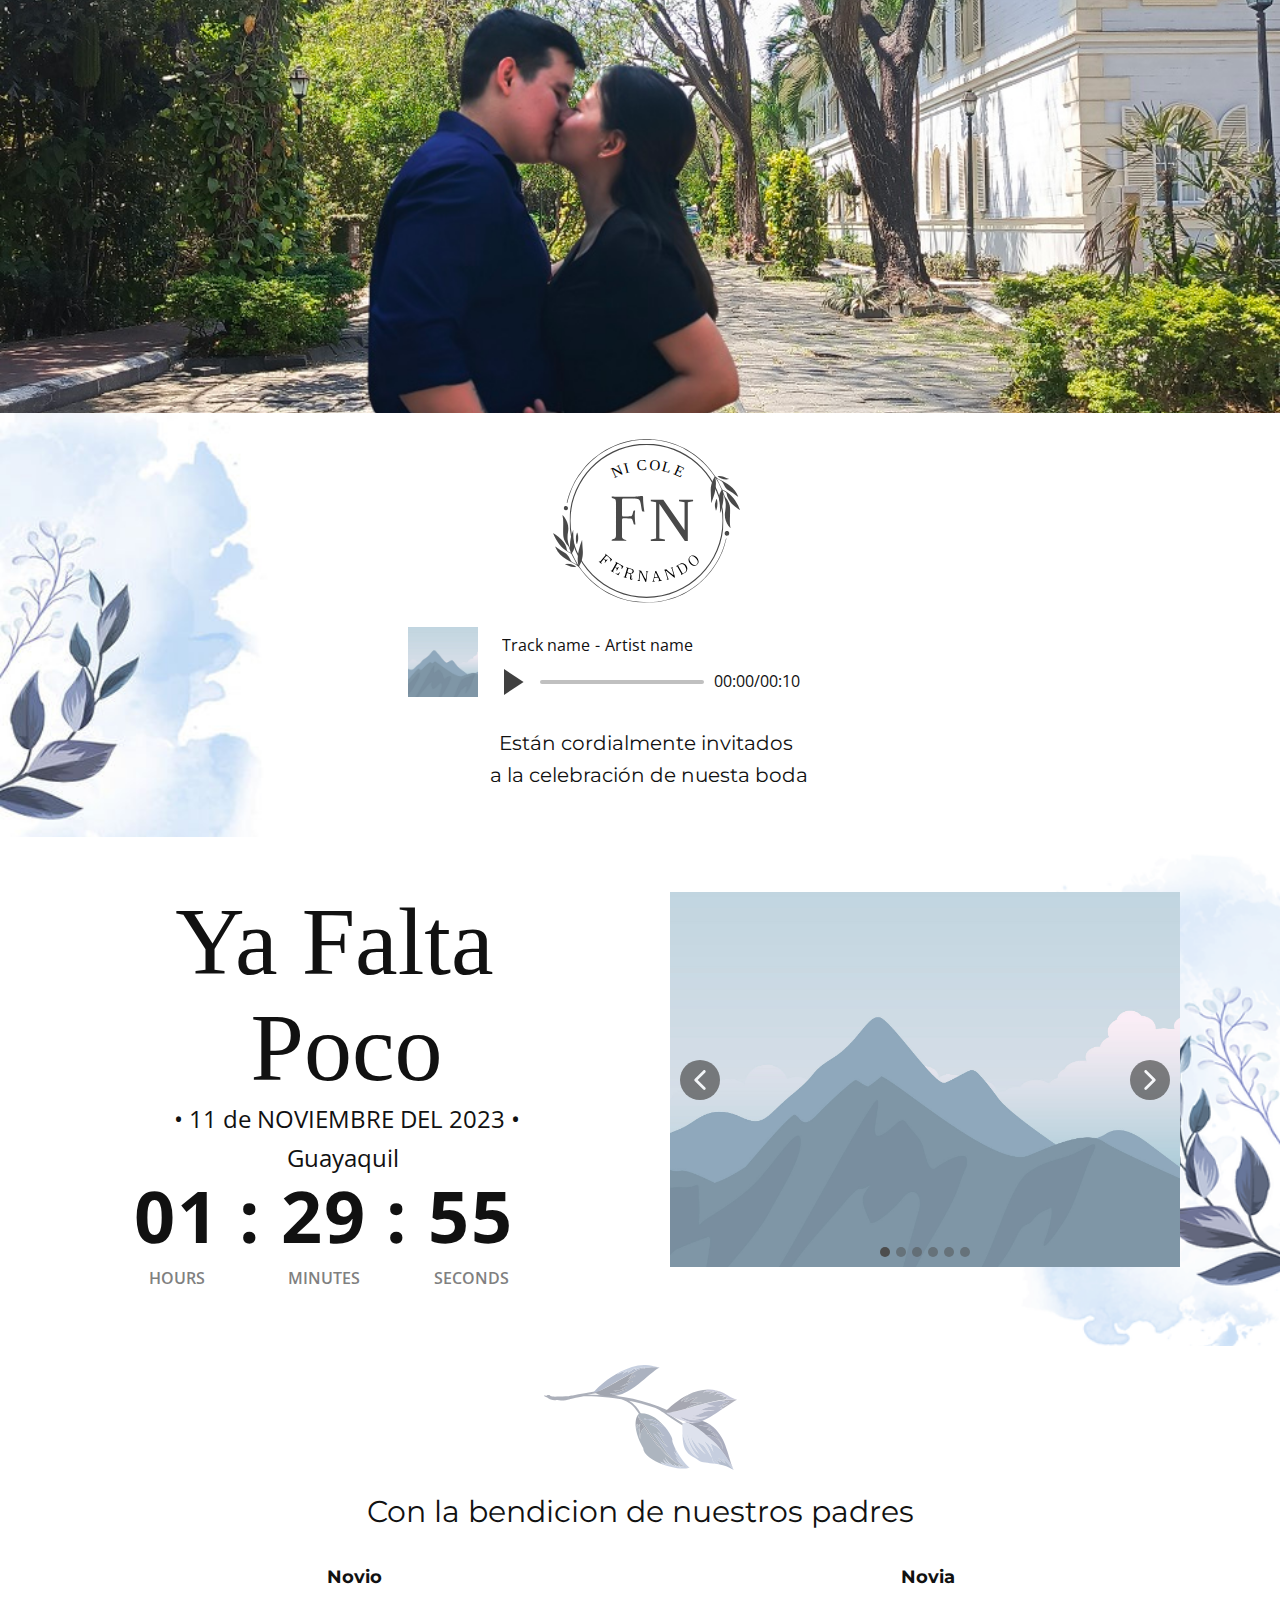
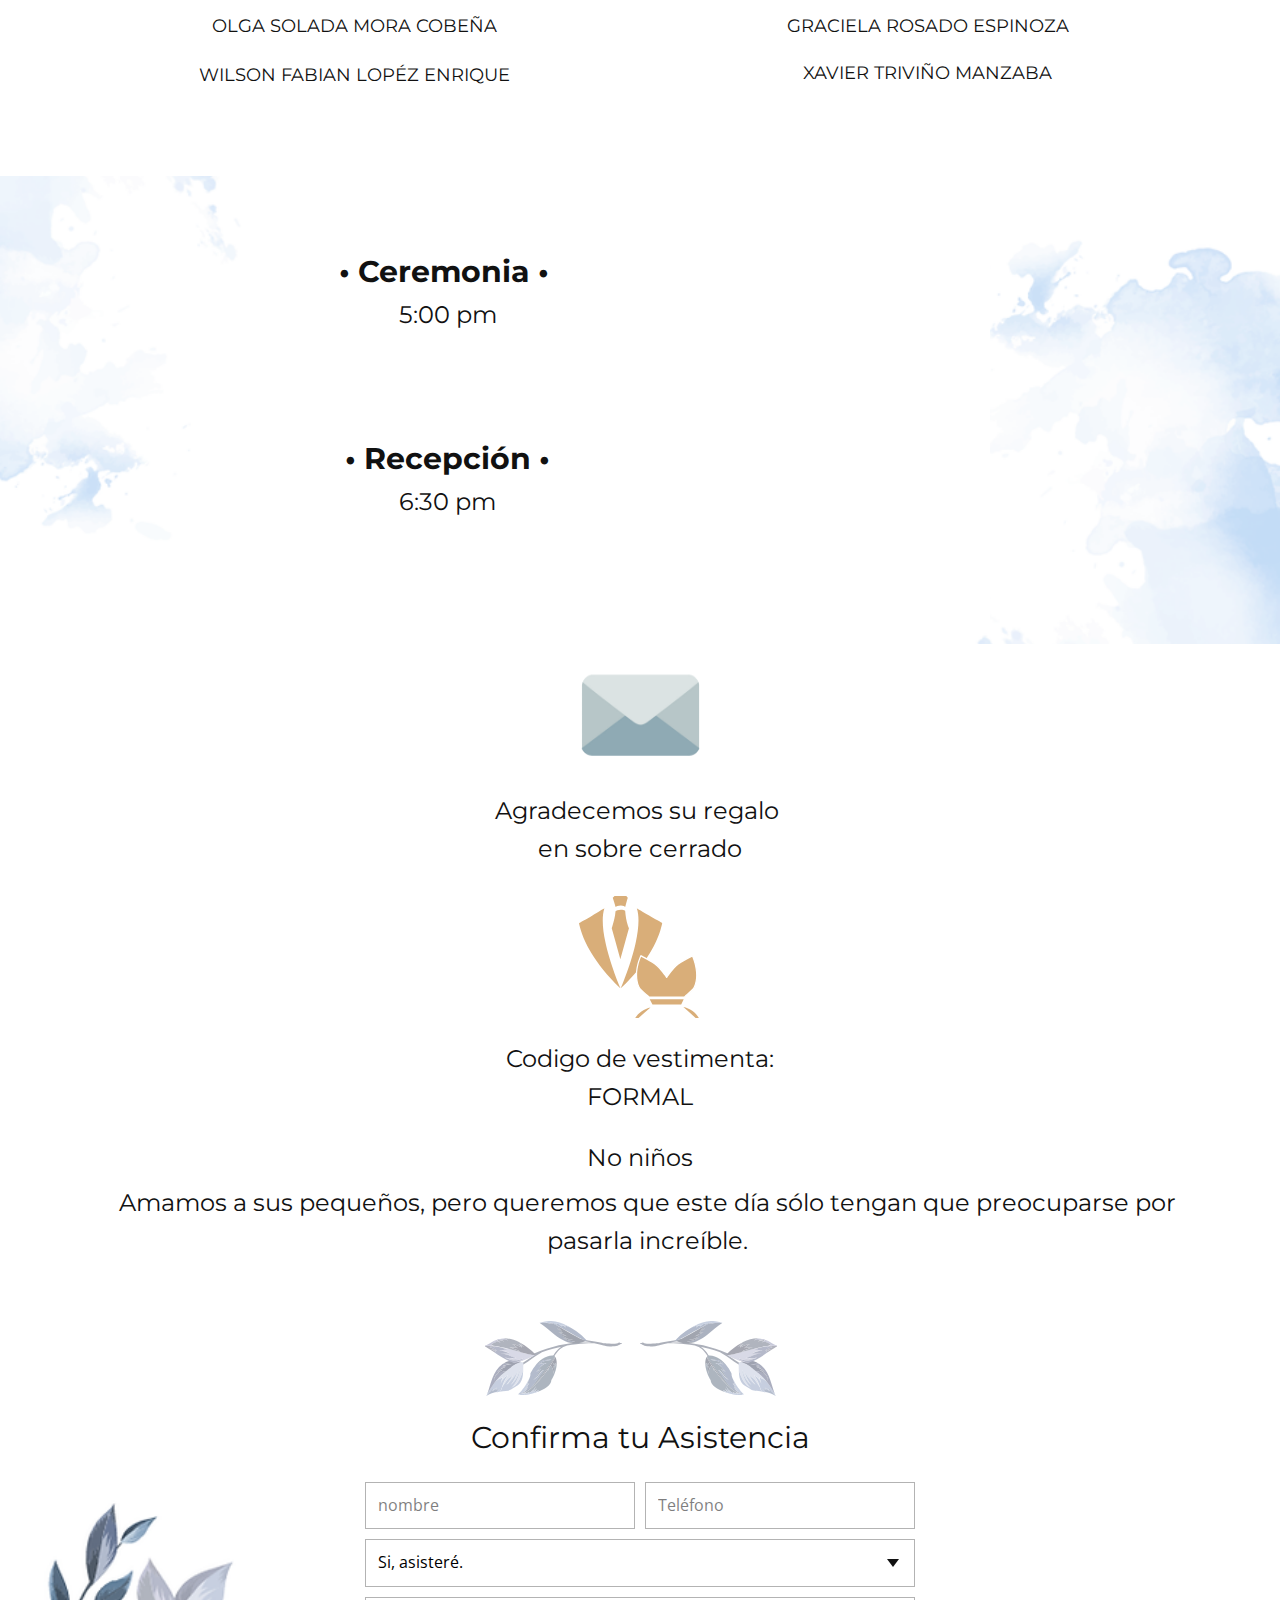
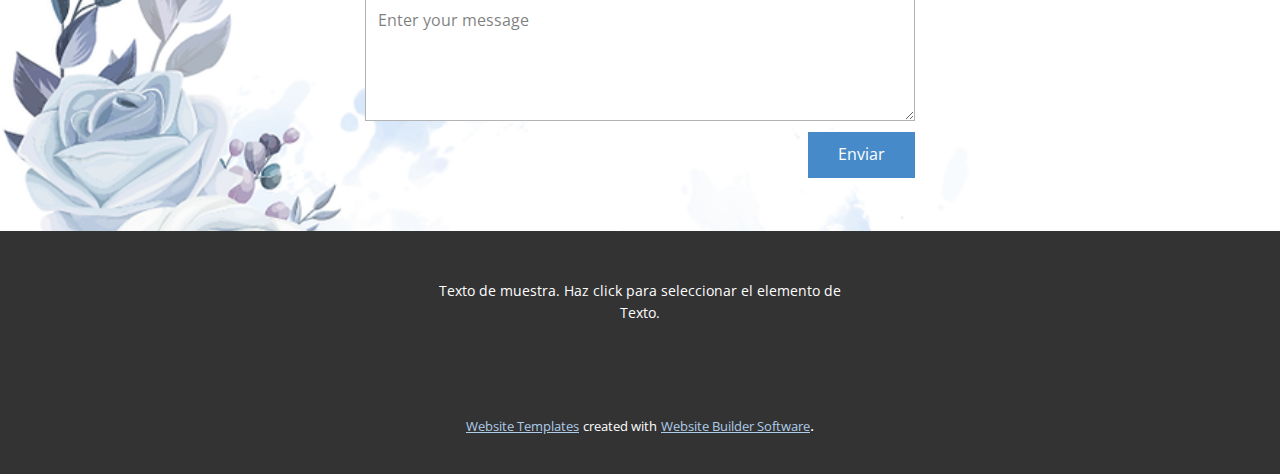
<file: Casa.html>
<!DOCTYPE html>
<html style="font-size: 16px;" lang="es"><head>
    <meta name="viewport" content="width=device-width, initial-scale=1.0">
    <meta charset="utf-8">
    <meta name="keywords" content="Ya Falta&nbsp;Poco">
    <meta name="description" content="">
    <title>Casa</title>
    <link rel="stylesheet" href="nicepage.css" media="screen">
<link rel="stylesheet" href="Casa.css" media="screen">
    <script class="u-script" type="text/javascript" src="jquery.js" defer=""></script>
    <script class="u-script" type="text/javascript" src="nicepage.js" defer=""></script>
    <meta name="generator" content="Nicepage 5.14.1, nicepage.com">
    <meta name="referrer" content="origin">
    <link id="u-theme-google-font" rel="stylesheet" href="https://fonts.googleapis.com/css?family=Roboto:100,100i,300,300i,400,400i,500,500i,700,700i,900,900i|Open+Sans:300,300i,400,400i,500,500i,600,600i,700,700i,800,800i">
    <link id="u-page-google-font" rel="stylesheet" href="https://fonts.googleapis.com/css?family=Montserrat:100,100i,200,200i,300,300i,400,400i,500,500i,600,600i,700,700i,800,800i,900,900i|Lobster:400">
    
    
    
    
    
    
    
    
    
    <script type="application/ld+json">{
		"@context": "http://schema.org",
		"@type": "Organization",
		"name": ""
}</script>
    <meta name="theme-color" content="#478ac9">
    <meta property="og:title" content="Casa">
    <meta property="og:type" content="website">
  <meta data-intl-tel-input-cdn-path="intlTelInput/"></head>
  <body class="u-body u-xl-mode" data-lang="es">
    <section class="u-clearfix u-image u-section-1" id="carousel_07e9" data-image-width="980" data-image-height="421">
      <div class="u-clearfix u-sheet u-valign-top u-sheet-1"></div>
    </section>
    <section class="u-clearfix u-image u-section-2" id="carousel_ec92" data-image-width="980" data-image-height="422">
      <div class="u-clearfix u-sheet u-sheet-1">
        <img class="u-align-center-lg u-align-center-md u-align-center-sm u-align-center-xs u-image u-image-1" src="images/Sinttulo-1.svg" data-image-width="794" data-image-height="1123">
        <div class="u-align-center u-audio u-container-style u-audio-1">
          <div class="u-audio-main-layout-wrapper">
            <div class="u-audio-cover-layout">
              <div style="background-image:url('[data-uri]')" class="u-audio-cover" data-hook="cover"></div>
            </div>
            <div class="u-audio-main-layout">
              <div class="u-audio-upper-layout">
                <div class="player-track-meta">
                  <span class="track-name">Track name</span>
                  <span class="artist-name">Artist name</span>
                </div>
              </div>
              <div class="u-audio-lower-layout">
                <div class="player-controls">
                  <div class="u-play-layout u-text-grey-75">
                    <button class="player-play-btn" role="button" data-playing="false">
                      <div class="player-icon-play">
                        <svg xmlns="http://www.w3.org/2000/svg" width="24" height="24" viewBox="0 0 24 24" fill="currentColor"><polygon class="icon-play" points="19.05 12 6 3.36 6 20.64 19.05 12"></polygon><rect class="icon-container" width="24" height="24"></rect></svg>
                      </div>
                      <div class="player-icon-pause u-hidden">
                        <svg xmlns="http://www.w3.org/2000/svg" width="24" height="24" viewBox="0 0 24 24" fill="currentColor"><g><rect class="icon-pause" x="6" y="3.26" width="4" height="17.48"></rect><rect class="icon-pause" x="14" y="3.26" width="4" height="17.48"></rect>
</g><rect class="icon-container" width="24" height="24"></rect></svg>
                      </div>
                    </button>
                  </div>
                  <div class="player-timeline">
                    <div class="u-grey-25 u-player-progress">
                      <div class="u-grey-75 u-player-progress-filled" style="flex-basis:30%"></div>
                    </div>
                    <div class="player-time">
                      <span class="player-time-current">00:00</span>/ <span class="player-time-duration">00:10</span>
                    </div>
                  </div>
                </div>
              </div>
            </div>
          </div>
          <audio src="" crossorigin="anonymous" preload="metadata"></audio>
        </div>
        <p class="u-align-center u-custom-font u-font-montserrat u-text u-text-1">Están cordialmente invitados&nbsp;<br>a la celebración de nuesta boda
        </p>
      </div>
    </section>
    <section class="u-align-center u-clearfix u-image u-section-3" id="sec-ccbc" data-image-width="980" data-image-height="627">
      <div class="u-clearfix u-sheet u-valign-middle-md u-valign-middle-sm u-valign-middle-xs u-sheet-1">
        <div class="u-clearfix u-expanded-width u-layout-wrap u-layout-wrap-1">
          <div class="u-layout">
            <div class="u-layout-row">
              <div class="u-container-style u-layout-cell u-size-30 u-layout-cell-1">
                <div class="u-container-layout u-container-layout-1">
                  <h2 class="u-align-center-sm u-align-center-xs u-custom-font u-font-lobster u-text u-text-1"> Ya Falta&nbsp;<br>Poco
                  </h2>
                  <p class="u-align-center-sm u-align-center-xs u-large-text u-text u-text-variant u-text-2">• 11 de NOVIEMBRE DEL 2023&nbsp;•</p>
                  <p class="u-align-center-sm u-align-center-xs u-large-text u-text u-text-variant u-text-3">Guayaquil</p>
                  <div class="u-countdown u-countdown-1" data-target-date="Thu, 16 Dec 2021 13:41:00 GMT" data-type="to-date" data-for="per-visitor" data-time-left="90m" data-timer-id="dfea" data-target-number="100" data-direction="down" data-start-time="Fri Nov 26 2021 16:40:08 GMT+0300 (Москва, стандартное время)" data-frequency="10s" data-after-count="none" data-redirect-url="https://">
                    <div class="u-countdown-wrapper u-spacing-40">
                      <div class="u-countdown-item u-countdown-years u-hidden u-spacing-15 u-countdown-item-1">
                        <div class="u-countdown-counter u-spacing-2 u-countdown-counter-1"><div class="u-countdown-number">0</div><div class="u-countdown-number u-hidden">0</div></div>
                        <div class="u-countdown-label u-text-grey-50 u-countdown-label-1">Years</div>
                      </div>
                      <div class="u-countdown-separator u-hidden u-countdown-separator-1">:</div>
                      <div class="u-countdown-days u-countdown-item u-spacing-15 u-countdown-item-2">
                        <div class="u-countdown-counter u-spacing-2 u-countdown-counter-2"><div class="u-countdown-number">1</div><div class="u-countdown-number">9</div><div class="u-countdown-number u-hidden">0</div></div>
                        <div class="u-countdown-label u-text-grey-50 u-countdown-label-2">Days</div>
                      </div>
                      <div class="u-countdown-separator u-countdown-separator-2">:</div>
                      <div class="u-countdown-hours u-countdown-item u-spacing-15 u-countdown-item-3">
                        <div class="u-countdown-counter u-spacing-2 u-countdown-counter-3"><div class="u-countdown-number">2</div><div class="u-countdown-number">3</div></div>
                        <div class="u-countdown-label u-text-grey-50 u-countdown-label-3">Hours</div>
                      </div>
                      <div class="u-countdown-separator u-countdown-separator-3">:</div>
                      <div class="u-countdown-item u-countdown-minutes u-spacing-15 u-countdown-item-4">
                        <div class="u-countdown-counter u-spacing-2 u-countdown-counter-4"><div class="u-countdown-number">5</div><div class="u-countdown-number">9</div></div>
                        <div class="u-countdown-label u-text-grey-50 u-countdown-label-4">Minutes</div>
                      </div>
                      <div class="u-countdown-separator u-countdown-separator-4">:</div>
                      <div class="u-countdown-item u-countdown-seconds u-spacing-15 u-countdown-item-5">
                        <div class="u-countdown-counter u-spacing-2 u-countdown-counter-5"><div class="u-countdown-number">2</div><div class="u-countdown-number">0</div></div>
                        <div class="u-countdown-label u-text-grey-50 u-countdown-label-5">Seconds</div>
                      </div>
                      <div class="u-countdown-separator u-hidden u-countdown-separator-5">:</div>
                      <div class="u-countdown-item u-countdown-numbers u-hidden u-spacing-15 u-countdown-item-6">
                        <div class="u-countdown-counter u-spacing-2 u-countdown-counter-6"><div class="u-countdown-number">0</div><div class="u-countdown-number">0</div><div class="u-countdown-number">1</div><div class="u-countdown-number">0</div><div class="u-countdown-number">0</div></div>
                        <div class="u-countdown-label u-text-grey-50 u-countdown-label-6">Items</div>
                      </div>
                    </div>
                    <div class="u-countdown-message u-hidden">
                      <p>Sorry, the time is up.</p>
                    </div>
                  </div>
                </div>
              </div>
              <div class="u-container-style u-layout-cell u-size-30 u-layout-cell-2">
                <div class="u-container-layout u-valign-middle-lg u-container-layout-2">
                  <div class="u-carousel u-expanded-width-md u-expanded-width-sm u-expanded-width-xl u-expanded-width-xs u-gallery u-gallery-slider u-layout-carousel u-lightbox u-no-transition u-show-text-on-hover u-gallery-1" data-interval="5000" data-u-ride="carousel" id="carousel-d067">
                    <ol class="u-absolute-hcenter u-carousel-indicators u-carousel-indicators-1">
                      <li data-u-target="#carousel-d067" data-u-slide-to="0" class="u-active u-grey-70 u-shape-circle" style="width: 10px; height: 10px;"></li>
                      <li data-u-target="#carousel-d067" data-u-slide-to="1" class="u-grey-70 u-shape-circle" style="width: 10px; height: 10px;"></li>
                      <li data-u-target="#carousel-d067" data-u-slide-to="2" class="u-grey-70 u-shape-circle" style="width: 10px; height: 10px;"></li>
                      <li data-u-target="#carousel-d067" data-u-slide-to="3" class="u-grey-70 u-shape-circle" style="width: 10px; height: 10px;"></li>
                      <li data-u-target="#carousel-d067" data-u-slide-to="4" class="u-grey-70 u-shape-circle" style="width: 10px; height: 10px;"></li>
                      <li data-u-target="#carousel-d067" data-u-slide-to="5" class="u-grey-70 u-shape-circle" style="width: 10px; height: 10px;"></li>
                    </ol>
                    <div class="u-carousel-inner u-gallery-inner" role="listbox">
                      <div class="u-active u-carousel-item u-effect-fade u-gallery-item u-carousel-item-1">
                        <div class="u-back-slide">
                          <img class="u-back-image u-expanded" src="images/default-image-6.jpg">
                        </div>
                        <div class="u-align-center u-container-align-center u-over-slide u-shading u-valign-middle u-over-slide-1">
                          <h3 class="u-align-center u-gallery-heading" style="width: 450px; margin-right: 0px; margin-left: 0px;">Título de ejemplo</h3>
                          <p class="u-align-center u-gallery-text" style="width: 450px; margin-right: 0px; margin-left: 0px;">Texto de ejemplo</p>
                        </div>
                      </div>
                      <div class="u-carousel-item u-effect-fade u-gallery-item u-carousel-item-2">
                        <div class="u-back-slide">
                          <img class="u-back-image u-expanded" src="images/default-image-6.jpg">
                        </div>
                        <div class="u-align-center u-container-align-center u-over-slide u-shading u-valign-middle u-over-slide-2">
                          <h3 class="u-align-center u-gallery-heading">Título de ejemplo</h3>
                          <p class="u-align-center u-gallery-text">Texto de ejemplo</p>
                        </div>
                      </div>
                      <div class="u-carousel-item u-effect-fade u-gallery-item u-carousel-item-3">
                        <div class="u-back-slide">
                          <img class="u-back-image u-expanded" src="images/default-image-6.jpg">
                        </div>
                        <div class="u-align-center u-container-align-center u-over-slide u-shading u-valign-middle u-over-slide-3">
                          <h3 class="u-align-center u-gallery-heading">Título de ejemplo</h3>
                          <p class="u-align-center u-gallery-text">Texto de ejemplo</p>
                        </div>
                      </div>
                      <div class="u-carousel-item u-effect-fade u-gallery-item u-carousel-item-4">
                        <div class="u-back-slide">
                          <img class="u-back-image u-expanded" src="images/default-image-6.jpg">
                        </div>
                        <div class="u-align-center u-container-align-center u-over-slide u-shading u-valign-middle u-over-slide-4">
                          <h3 class="u-align-center u-gallery-heading">Título de ejemplo</h3>
                          <p class="u-align-center u-gallery-text">Texto de ejemplo</p>
                        </div>
                      </div>
                      <div class="u-carousel-item u-effect-fade u-gallery-item u-carousel-item-5">
                        <div class="u-back-slide">
                          <img class="u-back-image u-expanded" src="images/default-image-6.jpg">
                        </div>
                        <div class="u-align-center u-container-align-center u-over-slide u-shading u-valign-middle u-over-slide-5">
                          <h3 class="u-align-center u-gallery-heading">Título de ejemplo</h3>
                          <p class="u-align-center u-gallery-text">Texto de ejemplo</p>
                        </div>
                      </div>
                      <div class="u-carousel-item u-effect-fade u-gallery-item u-carousel-item-6">
                        <div class="u-back-slide">
                          <img class="u-back-image u-expanded" src="images/default-image-6.jpg">
                        </div>
                        <div class="u-align-center u-container-align-center u-over-slide u-shading u-valign-middle u-over-slide-6">
                          <h3 class="u-align-center u-gallery-heading">Título de ejemplo</h3>
                          <p class="u-align-center u-gallery-text">Texto de ejemplo</p>
                        </div>
                      </div>
                    </div>
                    <a class="u-absolute-vcenter u-carousel-control u-carousel-control-prev u-grey-70 u-icon-circle u-opacity u-opacity-70 u-spacing-10 u-text-white u-carousel-control-1" href="#carousel-d067" role="button" data-u-slide="prev">
                      <span aria-hidden="true">
                        <svg viewBox="0 0 451.847 451.847"><path d="M97.141,225.92c0-8.095,3.091-16.192,9.259-22.366L300.689,9.27c12.359-12.359,32.397-12.359,44.751,0
c12.354,12.354,12.354,32.388,0,44.748L173.525,225.92l171.903,171.909c12.354,12.354,12.354,32.391,0,44.744
c-12.354,12.365-32.386,12.365-44.745,0l-194.29-194.281C100.226,242.115,97.141,234.018,97.141,225.92z"></path></svg>
                      </span>
                      <span class="sr-only">
                        <svg viewBox="0 0 451.847 451.847"><path d="M97.141,225.92c0-8.095,3.091-16.192,9.259-22.366L300.689,9.27c12.359-12.359,32.397-12.359,44.751,0
c12.354,12.354,12.354,32.388,0,44.748L173.525,225.92l171.903,171.909c12.354,12.354,12.354,32.391,0,44.744
c-12.354,12.365-32.386,12.365-44.745,0l-194.29-194.281C100.226,242.115,97.141,234.018,97.141,225.92z"></path></svg>
                      </span>
                    </a>
                    <a class="u-absolute-vcenter u-carousel-control u-carousel-control-next u-grey-70 u-icon-circle u-opacity u-opacity-70 u-spacing-10 u-text-white u-carousel-control-2" href="#carousel-d067" role="button" data-u-slide="next">
                      <span aria-hidden="true">
                        <svg viewBox="0 0 451.846 451.847"><path d="M345.441,248.292L151.154,442.573c-12.359,12.365-32.397,12.365-44.75,0c-12.354-12.354-12.354-32.391,0-44.744
L278.318,225.92L106.409,54.017c-12.354-12.359-12.354-32.394,0-44.748c12.354-12.359,32.391-12.359,44.75,0l194.287,194.284
c6.177,6.18,9.262,14.271,9.262,22.366C354.708,234.018,351.617,242.115,345.441,248.292z"></path></svg>
                      </span>
                      <span class="sr-only">
                        <svg viewBox="0 0 451.846 451.847"><path d="M345.441,248.292L151.154,442.573c-12.359,12.365-32.397,12.365-44.75,0c-12.354-12.354-12.354-32.391,0-44.744
L278.318,225.92L106.409,54.017c-12.354-12.359-12.354-32.394,0-44.748c12.354-12.359,32.391-12.359,44.75,0l194.287,194.284
c6.177,6.18,9.262,14.271,9.262,22.366C354.708,234.018,351.617,242.115,345.441,248.292z"></path></svg>
                      </span>
                    </a>
                  </div>
                </div>
              </div>
            </div>
          </div>
        </div>
      </div>
    </section>
    <section class="u-clearfix u-white u-section-4" id="sec-4d42">
      <div class="u-clearfix u-sheet u-valign-middle-xs u-sheet-1">
        <img class="u-image u-image-default u-image-1" src="images/Nuevodocumentodetexto3.svg" alt="" data-image-width="276" data-image-height="150">
        <p class="u-align-center u-custom-font u-font-montserrat u-text u-text-default u-text-1">Con la bendicion de nuestros padres</p>
        <div class="u-clearfix u-expanded-width u-gutter-10 u-layout-wrap u-layout-wrap-1">
          <div class="u-layout" style="">
            <div class="u-layout-row" style="">
              <div class="u-container-style u-layout-cell u-left-cell u-size-30 u-size-xs-60 u-layout-cell-1" src="">
                <div class="u-container-layout u-container-layout-1">
                  <p class="u-align-center u-custom-font u-font-montserrat u-text u-text-default u-text-2">Novio</p>
                  <p class="u-align-center u-custom-font u-font-montserrat u-text u-text-default u-text-3"> OLGA SOLADA MORA COBEÑA</p>
                  <p class="u-align-center u-custom-font u-font-montserrat u-text u-text-default u-text-4"> WILSON FABIAN LOPÉZ ENRIQUE</p>
                </div>
              </div>
              <div class="u-align-center u-container-style u-layout-cell u-right-cell u-size-30 u-size-xs-60 u-layout-cell-2" src="">
                <div class="u-container-layout u-container-layout-2" src="">
                  <p class="u-align-center u-custom-font u-font-montserrat u-text u-text-default u-text-5">Novia</p>
                  <p class="u-align-center u-custom-font u-font-montserrat u-text u-text-default u-text-6"> GRACIELA ROSADO ESPINOZA</p>
                  <p class="u-align-center u-custom-font u-font-montserrat u-text u-text-default u-text-7"> XAVIER TRIVIÑO MANZABA</p>
                </div>
              </div>
            </div>
          </div>
        </div>
      </div>
    </section>
    <section class="u-clearfix u-image u-section-5" id="carousel_6c81" data-image-width="980" data-image-height="833">
      <div class="u-clearfix u-sheet u-valign-middle-lg u-valign-middle-md u-valign-middle-xl u-sheet-1">
        <div class="u-clearfix u-layout-wrap u-layout-wrap-1">
          <div class="u-layout">
            <div class="u-layout-row">
              <div class="u-container-style u-layout-cell u-size-30 u-layout-cell-1">
                <div class="u-container-layout u-valign-bottom-lg u-valign-bottom-md u-valign-bottom-sm u-valign-bottom-xs u-container-layout-1">
                  <p class="u-align-center-sm u-align-center-xs u-custom-font u-font-montserrat u-text u-text-default u-text-1"> • Ceremonia&nbsp;• </p>
                  <p class="u-align-center-sm u-align-center-xs u-custom-font u-font-montserrat u-text u-text-default u-text-2"> 5:00 pm</p>
                  <p class="u-align-center-sm u-align-center-xs u-custom-font u-font-montserrat u-text u-text-default u-text-3"> • Recepción • </p>
                  <p class="u-custom-font u-font-montserrat u-text u-text-4"> 6:30 pm</p>
                </div>
              </div>
              <div class="u-container-style u-layout-cell u-size-30 u-layout-cell-2">
                <div class="u-container-layout u-valign-middle u-container-layout-2">
                  <div class="u-grey-light-2 u-map u-map-1">
                    <div class="embed-responsive">
                      <iframe class="embed-responsive-item" src="https://maps.google.com/maps?output=embed&amp;q=Manhattan%2C%20New%20York&amp;z=10&amp;t=m" data-map="[base64]"></iframe>
                    </div>
                  </div>
                </div>
              </div>
            </div>
          </div>
        </div>
      </div>
    </section>
    <section class="u-clearfix u-section-6" id="sec-293f">
      <div class="u-clearfix u-sheet u-sheet-1">
        <img class="u-align-center u-image u-image-contain u-image-default u-image-1" src="images/descarga-2023-08-06T175234.1101.png" alt="" data-image-width="900" data-image-height="520">
        <p class="u-align-center u-custom-font u-font-montserrat u-text u-text-default u-text-1">Agradecemos su regalo&nbsp;<br>en sobre cerrado
        </p>
        <img class="u-align-center-md u-align-center-sm u-align-center-xs u-image u-image-default u-preserve-proportions u-image-2" alt="" data-image-width="136" data-image-height="150" src="images/Nuevodocumentodetexto4.svg">
        <p class="u-align-center u-custom-font u-font-montserrat u-text u-text-default u-text-2">Codigo de vestimenta:</p>
        <p class="u-align-center u-custom-font u-font-montserrat u-text u-text-default u-text-3">FORMAL</p>
        <p class="u-align-center u-custom-font u-font-montserrat u-text u-text-default u-text-4">No niños</p>
        <p class="u-align-center u-custom-font u-font-montserrat u-text u-text-default u-text-5"> Amamos a sus pequeños, pero queremos que este día sólo tengan que preocuparse por pasarla increíble.</p>
      </div>
    </section>
    <section class="u-align-center u-clearfix u-image u-section-7" id="sec-9fb2" data-image-width="882" data-image-height="756">
      <div class="u-clearfix u-sheet u-sheet-1">
        <img class="u-align-left-lg u-align-left-md u-align-left-sm u-align-left-xs u-image u-image-default u-image-1" src="images/Nuevodocumentodetexto5.svg" alt="" data-image-width="276" data-image-height="150">
        <img class="u-align-right-lg u-align-right-md u-align-right-sm u-align-right-xs u-flip-horizontal u-image u-image-default u-image-2" src="images/Nuevodocumentodetexto5.svg" alt="" data-image-width="276" data-image-height="150">
        <p class="u-custom-font u-font-montserrat u-text u-text-default u-text-1">Confirma tu Asistencia</p>
        <div class="u-form u-form-1">
          <form action="https://forms.nicepagesrv.com/v2/form/process" class="u-clearfix u-form-spacing-10 u-form-vertical u-inner-form" style="padding: 10px" source="email" name="form">
            <div class="u-form-group u-form-name u-form-partition-factor-2 u-label-none">
              <label for="name-3b9a" class="u-label">Name</label>
              <input type="text" placeholder="nombre" id="name-3b9a" name="name" class="u-input u-input-rectangle" required="">
            </div>
            <div class="u-form-email u-form-group u-form-partition-factor-2 u-label-none">
              <label for="email-3b9a" class="u-label">Email</label>
              <input type="email" placeholder="Teléfono" id="email-3b9a" name="email" class="u-input u-input-rectangle" required="">
            </div>
            <div class="u-form-group u-form-select u-label-none u-form-group-3">
              <label for="select-2729" class="u-label">Desplegable</label>
              <div class="u-form-select-wrapper">
                <select id="select-2729" name="select" class="u-input u-input-rectangle">
                  <option value="Si, asisteré." data-calc="">Si, asisteré.</option>
                  <option value="No podré asistir." data-calc="">No podré asistir.</option>
                </select>
                <svg class="u-caret u-caret-svg" version="1.1" id="Layer_1" xmlns="http://www.w3.org/2000/svg" xmlns:xlink="http://www.w3.org/1999/xlink" x="0px" y="0px" width="16px" height="16px" viewBox="0 0 16 16" style="fill:currentColor;" xml:space="preserve"><polygon class="st0" points="8,12 2,4 14,4 "></polygon></svg>
              </div>
            </div>
            <div class="u-form-group u-form-message u-label-none">
              <label for="message-3b9a" class="u-label">Message</label>
              <textarea placeholder="Enter your message" rows="4" cols="50" id="message-3b9a" name="message" class="u-input u-input-rectangle" required=""></textarea>
            </div>
            <div class="u-align-right u-form-group u-form-submit">
              <a href="#" class="u-btn u-btn-submit u-button-style">Enviar</a>
              <input type="submit" value="submit" class="u-form-control-hidden">
            </div>
            <div class="u-form-send-message u-form-send-success"> Thank you! Your message has been sent. </div>
            <div class="u-form-send-error u-form-send-message"> Unable to send your message. Please fix errors then try again. </div>
            <input type="hidden" value="" name="recaptchaResponse">
            <input type="hidden" name="formServices" value="17566f3a-0a86-2ad4-e6f2-eeadb98fe10b">
          </form>
        </div>
      </div>
    </section>
    
    
    
    <footer class="u-align-center u-clearfix u-footer u-grey-80 u-footer" id="sec-2f7d"><div class="u-clearfix u-sheet u-sheet-1">
        <p class="u-small-text u-text u-text-variant u-text-1">Texto de muestra. Haz click para seleccionar el elemento de Texto.</p>
      </div></footer>
    <section class="u-backlink u-clearfix u-grey-80">
      <a class="u-link" href="https://nicepage.com/website-templates" target="_blank">
        <span>Website Templates</span>
      </a>
      <p class="u-text">
        <span>created with</span>
      </p>
      <a class="u-link" href="" target="_blank">
        <span>Website Builder Software</span>
      </a>. 
    </section>
  
</body></html>
</file>
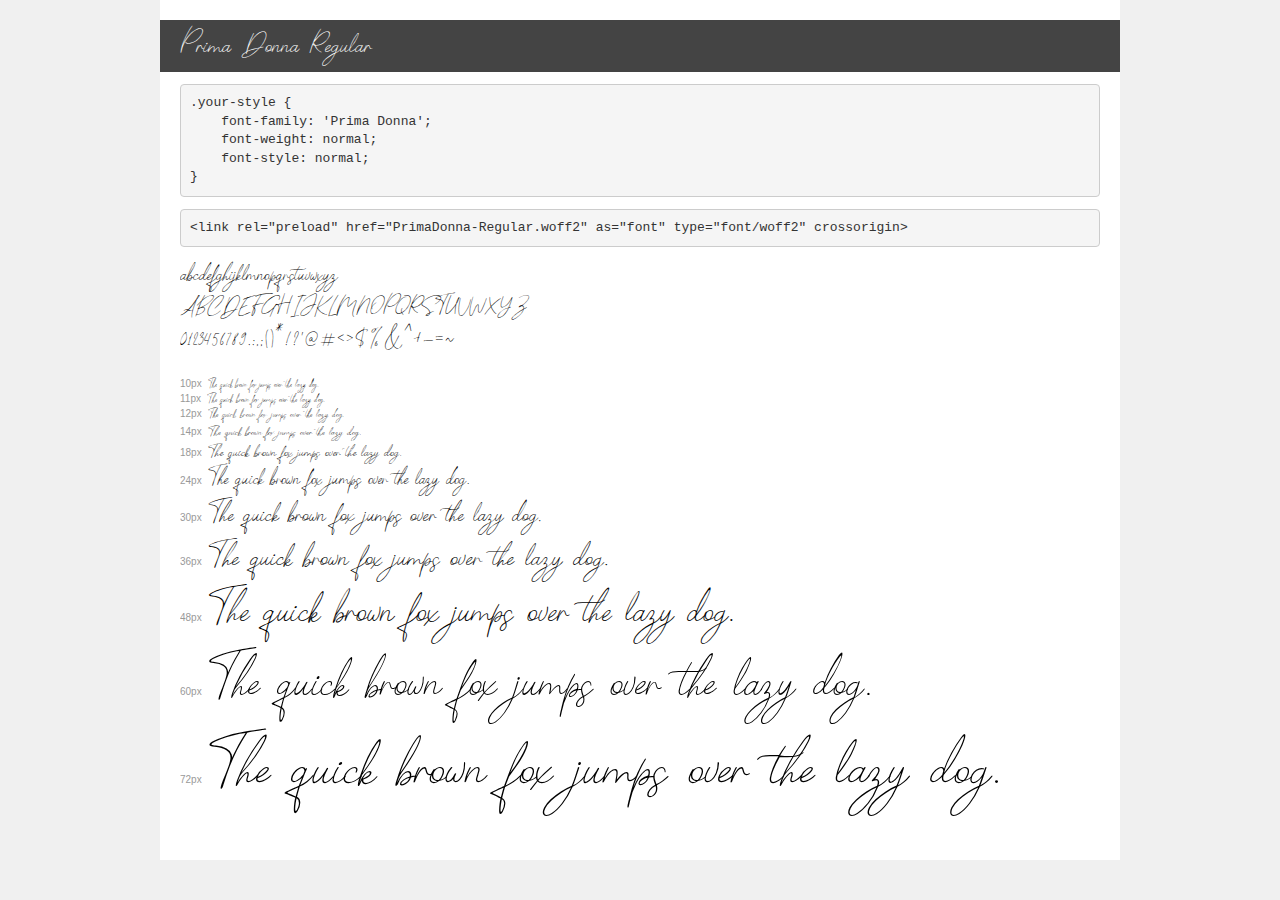
<file: tff/demo.html>
<!DOCTYPE html>
<html lang="en">
<head>
    <meta charset="utf-8">
    <meta http-equiv="X-UA-Compatible" content="IE=edge">
    <meta name="viewport" content="width=device-width, initial-scale=1">
    <meta name="robots" content="noindex, noarchive">
    <meta name="format-detection" content="telephone=no">
    <title>Transfonter demo</title>
    <link href="stylesheet.css" rel="stylesheet">
    <style>
        /*
        http://meyerweb.com/eric/tools/css/reset/
        v2.0 | 20110126
        License: none (public domain)
        */
        html, body, div, span, applet, object, iframe,
        h1, h2, h3, h4, h5, h6, p, blockquote, pre,
        a, abbr, acronym, address, big, cite, code,
        del, dfn, em, img, ins, kbd, q, s, samp,
        small, strike, strong, sub, sup, tt, var,
        b, u, i, center,
        dl, dt, dd, ol, ul, li,
        fieldset, form, label, legend,
        table, caption, tbody, tfoot, thead, tr, th, td,
        article, aside, canvas, details, embed,
        figure, figcaption, footer, header, hgroup,
        menu, nav, output, ruby, section, summary,
        time, mark, audio, video {
            margin: 0;
            padding: 0;
            border: 0;
            font-size: 100%;
            font: inherit;
            vertical-align: baseline;
        }
        /* HTML5 display-role reset for older browsers */
        article, aside, details, figcaption, figure,
        footer, header, hgroup, menu, nav, section {
            display: block;
        }
        body {
            line-height: 1;
        }
        ol, ul {
            list-style: none;
        }
        blockquote, q {
            quotes: none;
        }
        blockquote:before, blockquote:after,
        q:before, q:after {
            content: '';
            content: none;
        }
        table {
            border-collapse: collapse;
            border-spacing: 0;
        }
        /* demo styles */
        body {
            background: #f0f0f0;
            color: #000;
        }
        .page {
            background: #fff;
            width: 920px;
            margin: 0 auto;
            padding: 20px 20px 0 20px;
            overflow: hidden;
        }
        .font-container {
            overflow-x: auto;
            overflow-y: hidden;
            margin-bottom: 40px;
            line-height: 1.3;
            white-space: nowrap;
            padding-bottom: 5px;
        }
        h1 {
            position: relative;
            background: #444;
            font-size: 32px;
            color: #fff;
            padding: 10px 20px;
            margin: 0 -20px 12px -20px;
        }
        .letters {
            font-size: 25px;
            margin-bottom: 20px;
        }
        .s10:before {
            content: '10px';
        }
        .s11:before {
            content: '11px';
        }
        .s12:before {
            content: '12px';
        }
        .s14:before {
            content: '14px';
        }
        .s18:before {
            content: '18px';
        }
        .s24:before {
            content: '24px';
        }
        .s30:before {
            content: '30px';
        }
        .s36:before {
            content: '36px';
        }
        .s48:before {
            content: '48px';
        }
        .s60:before {
            content: '60px';
        }
        .s72:before {
            content: '72px';
        }
        .s10:before, .s11:before, .s12:before, .s14:before,
        .s18:before, .s24:before, .s30:before, .s36:before,
        .s48:before, .s60:before, .s72:before {
            font-family: Arial, sans-serif;
            font-size: 10px;
            font-weight: normal;
            font-style: normal;
            color: #999;
            padding-right: 6px;
        }
        pre {
            display: block;
            padding: 9px;
            margin: 0 0 12px;
            font-family: Monaco, Menlo, Consolas, "Courier New", monospace;
            font-size: 13px;
            line-height: 1.428571429;
            color: #333;
            font-weight: normal;
            font-style: normal;
            background-color: #f5f5f5;
            border: 1px solid #ccc;
            overflow-x: auto;
            border-radius: 4px;
        }
        /* responsive */
        @media (max-width: 959px) {
            .page {
                width: auto;
                margin: 0;
            }
        }
    </style>
</head>
<body>
<div class="page">
    <div class="demo">
        <h1 style="font-family: 'Prima Donna'; font-weight: normal; font-style: normal;">Prima Donna Regular</h1>
        <pre title="Usage">.your-style {
    font-family: 'Prima Donna';
    font-weight: normal;
    font-style: normal;
}</pre>
        <pre title="Preload (optional)">
&lt;link rel=&quot;preload&quot; href=&quot;PrimaDonna-Regular.woff2&quot; as=&quot;font&quot; type=&quot;font/woff2&quot; crossorigin&gt;</pre>
        <div class="font-container" style="font-family: 'Prima Donna'; font-weight: normal; font-style: normal;">
            <p class="letters">
                abcdefghijklmnopqrstuvwxyz<br>
ABCDEFGHIJKLMNOPQRSTUVWXYZ<br>
                0123456789.:,;()*!?'@#&lt;&gt;$%&^+-=~
            </p>
            <p class="s10" style="font-size: 10px;">The quick brown fox jumps over the lazy dog.</p>
            <p class="s11" style="font-size: 11px;">The quick brown fox jumps over the lazy dog.</p>
            <p class="s12" style="font-size: 12px;">The quick brown fox jumps over the lazy dog.</p>
            <p class="s14" style="font-size: 14px;">The quick brown fox jumps over the lazy dog.</p>
            <p class="s18" style="font-size: 18px;">The quick brown fox jumps over the lazy dog.</p>
            <p class="s24" style="font-size: 24px;">The quick brown fox jumps over the lazy dog.</p>
            <p class="s30" style="font-size: 30px;">The quick brown fox jumps over the lazy dog.</p>
            <p class="s36" style="font-size: 36px;">The quick brown fox jumps over the lazy dog.</p>
            <p class="s48" style="font-size: 48px;">The quick brown fox jumps over the lazy dog.</p>
            <p class="s60" style="font-size: 60px;">The quick brown fox jumps over the lazy dog.</p>
            <p class="s72" style="font-size: 72px;">The quick brown fox jumps over the lazy dog.</p>
        </div>
    </div>

</div>
</body>
</html>
</file>
